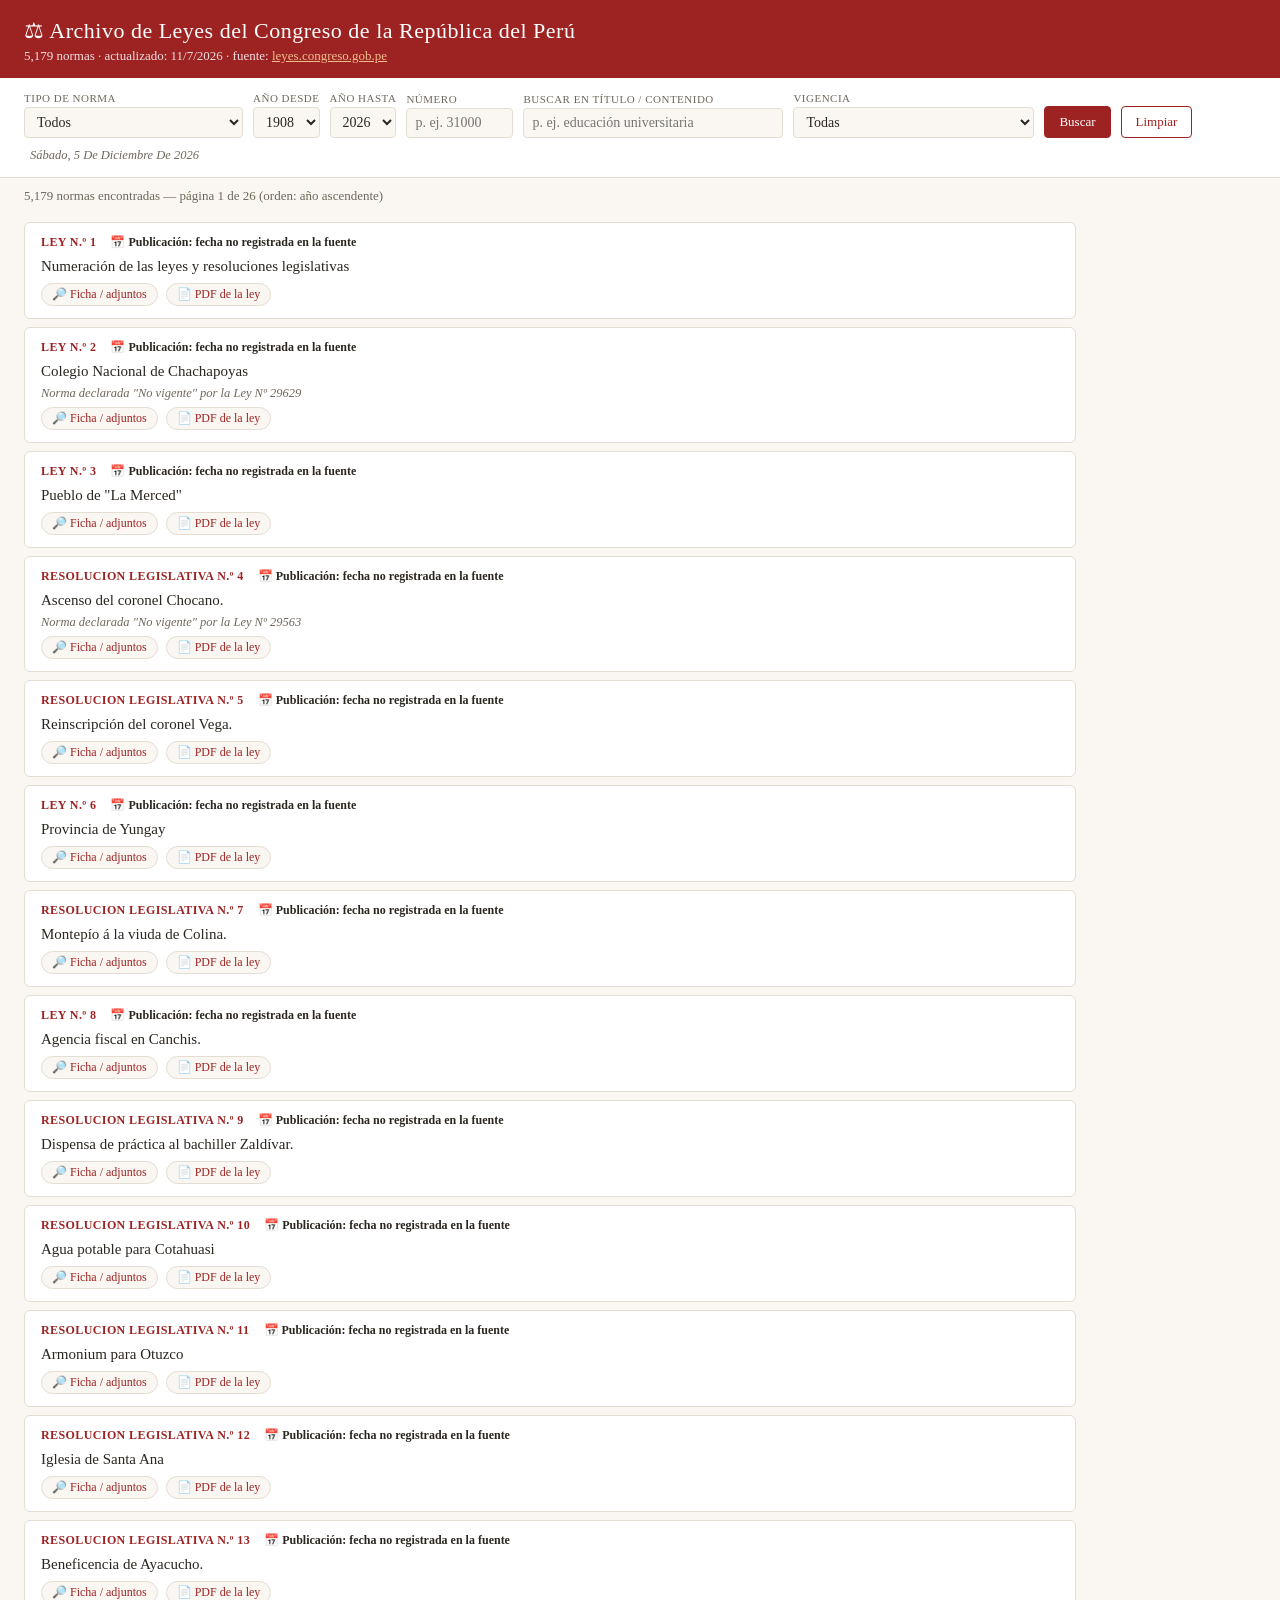
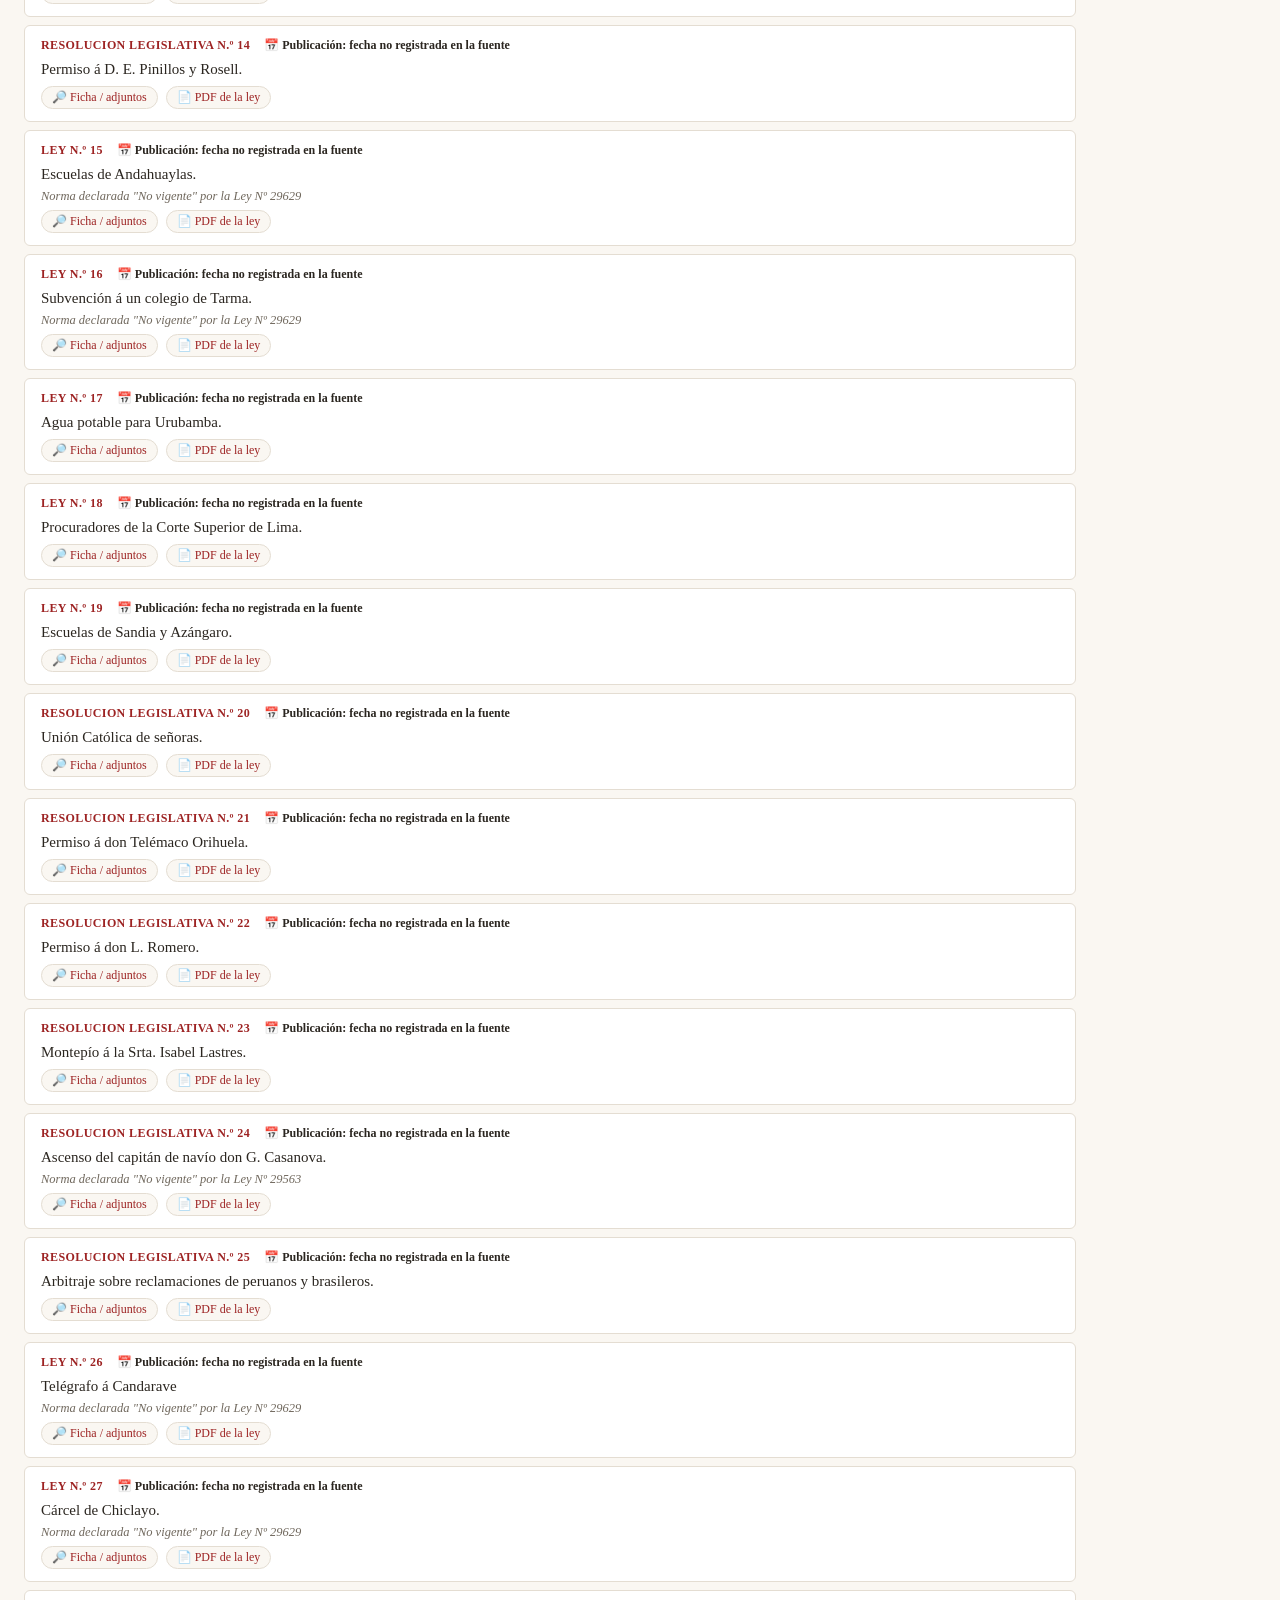
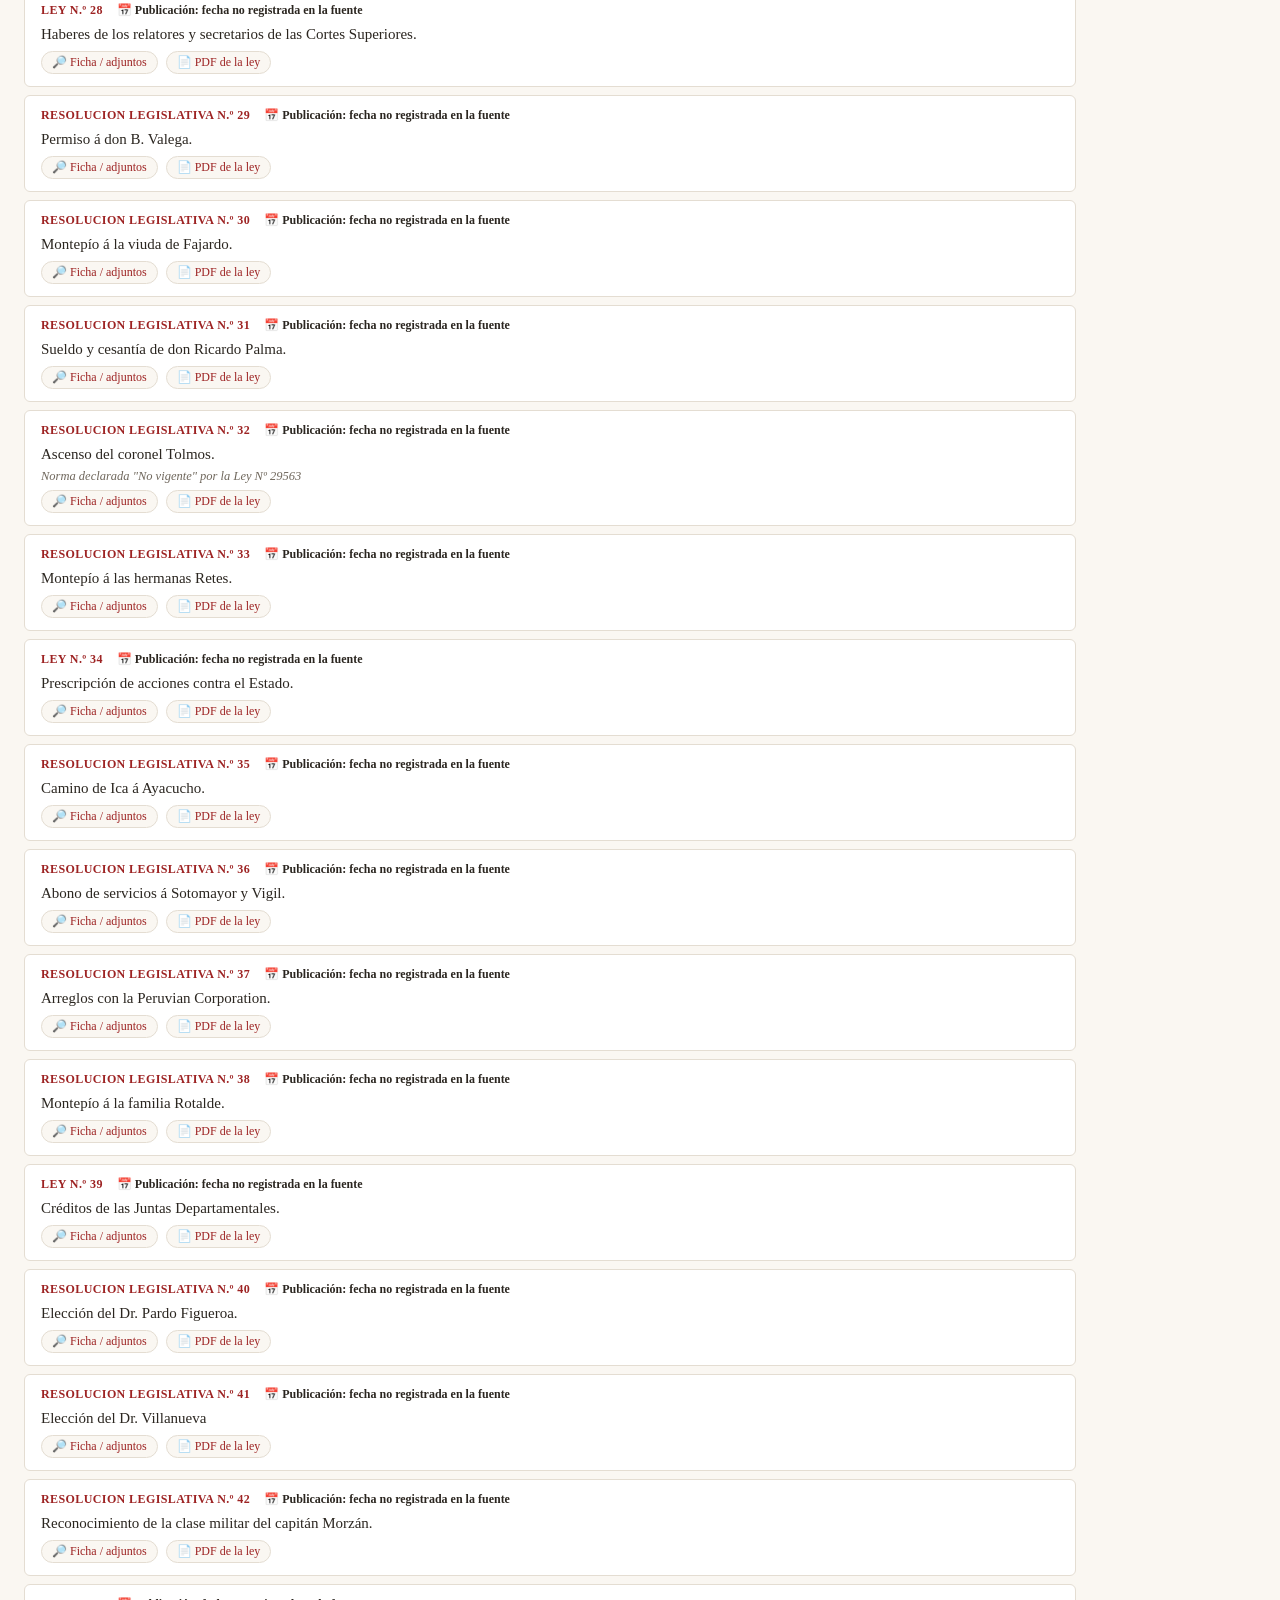
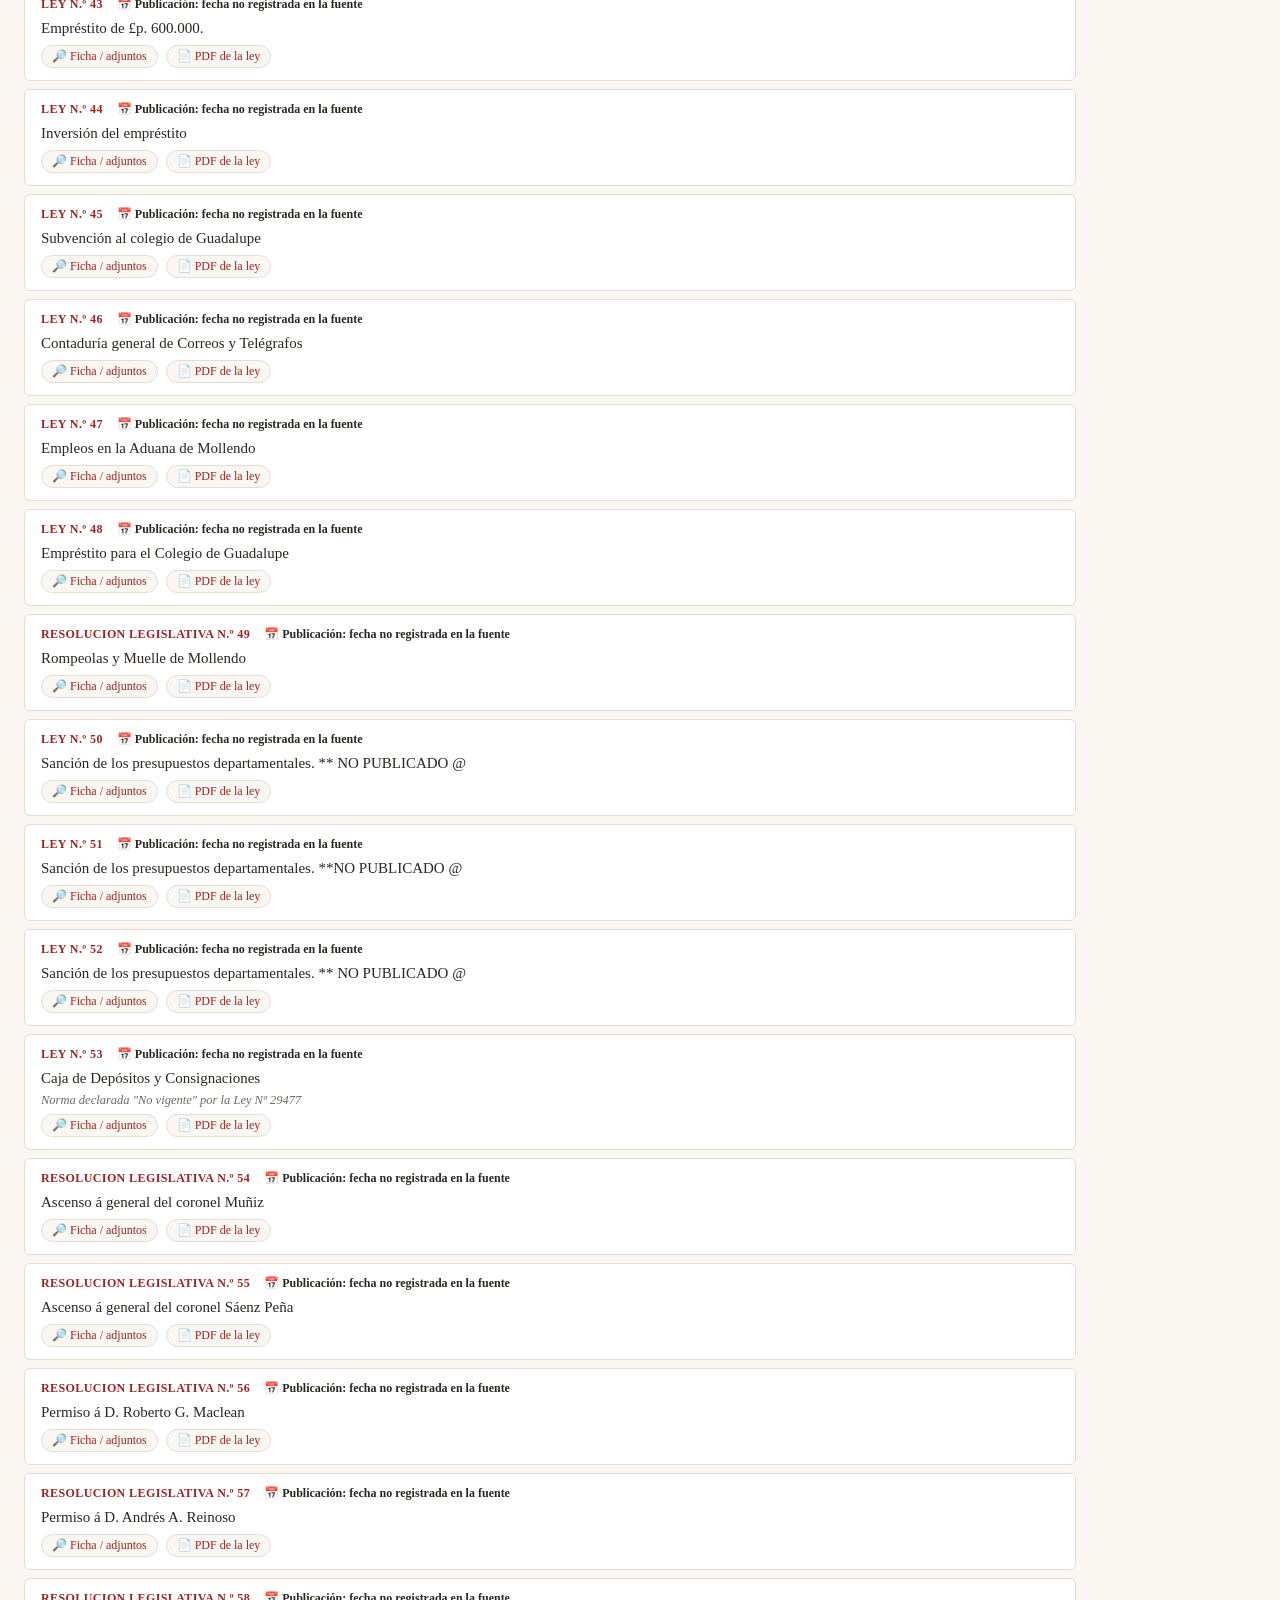
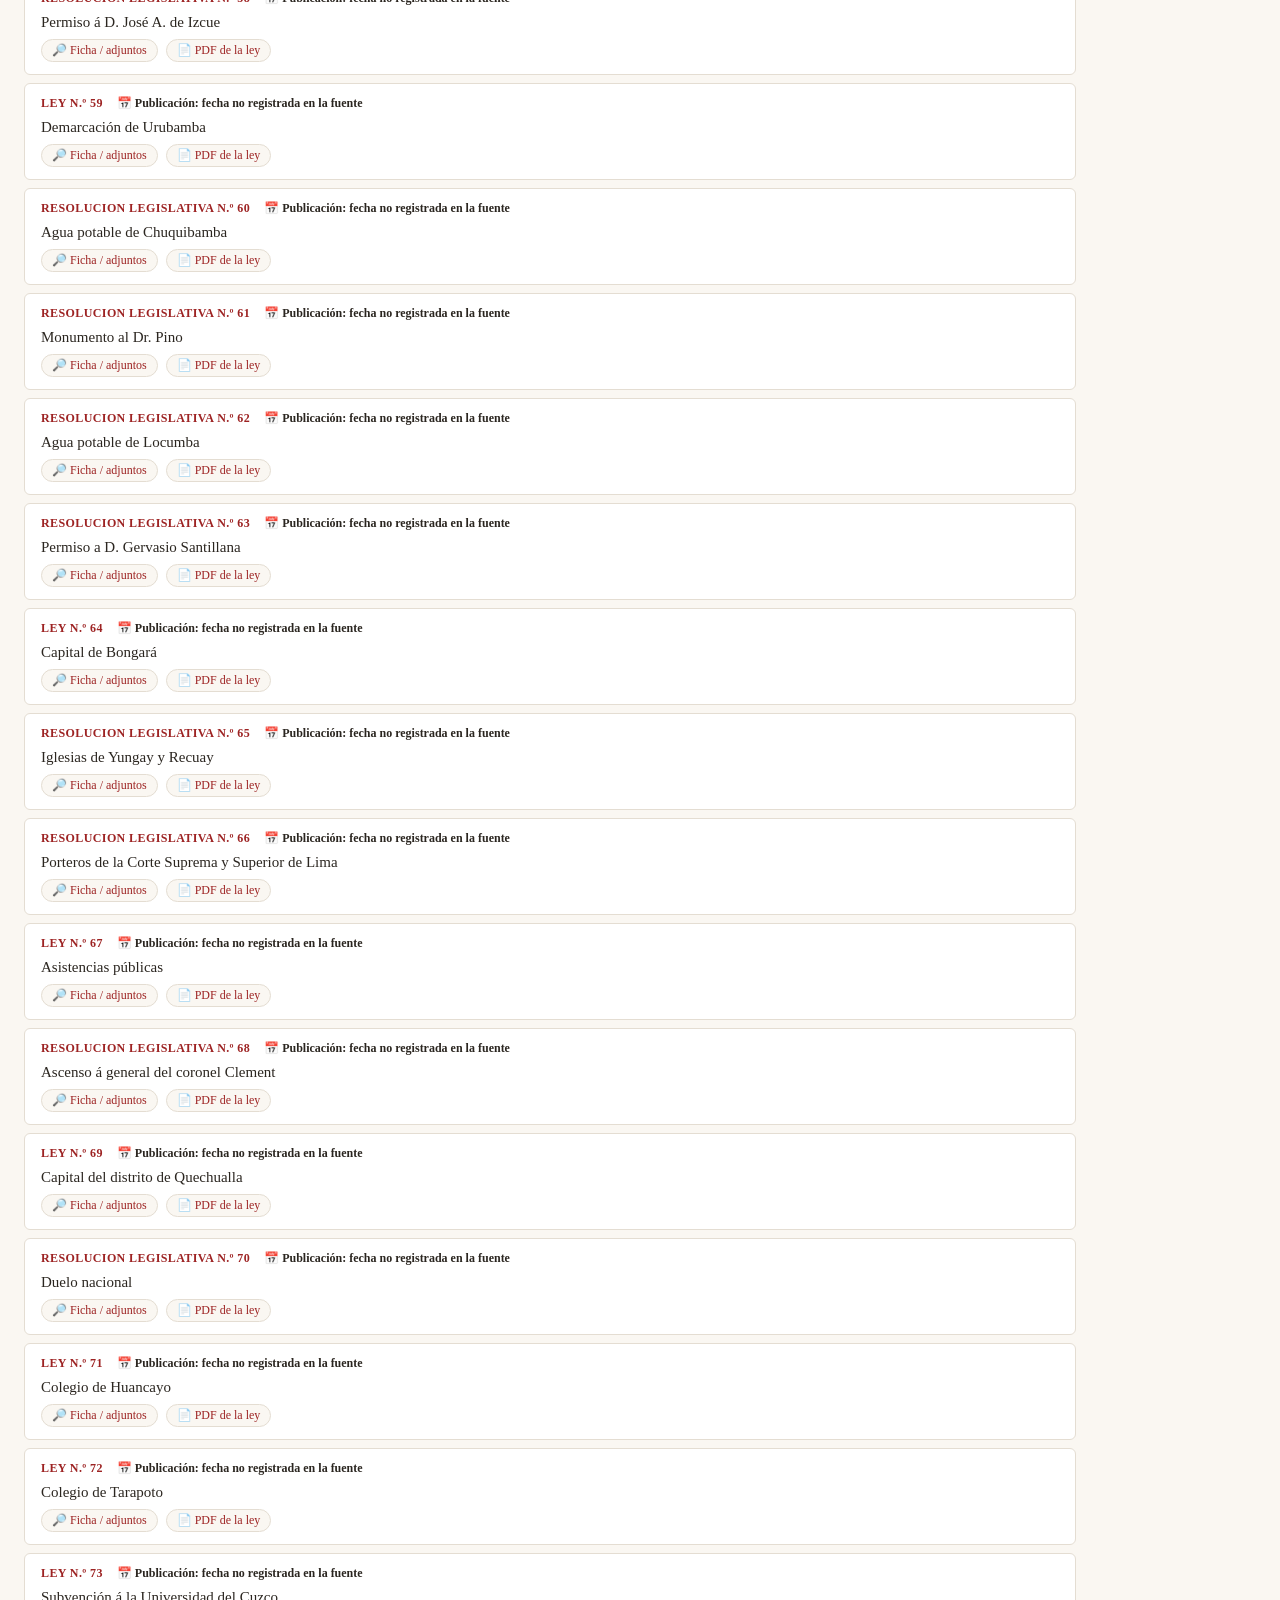
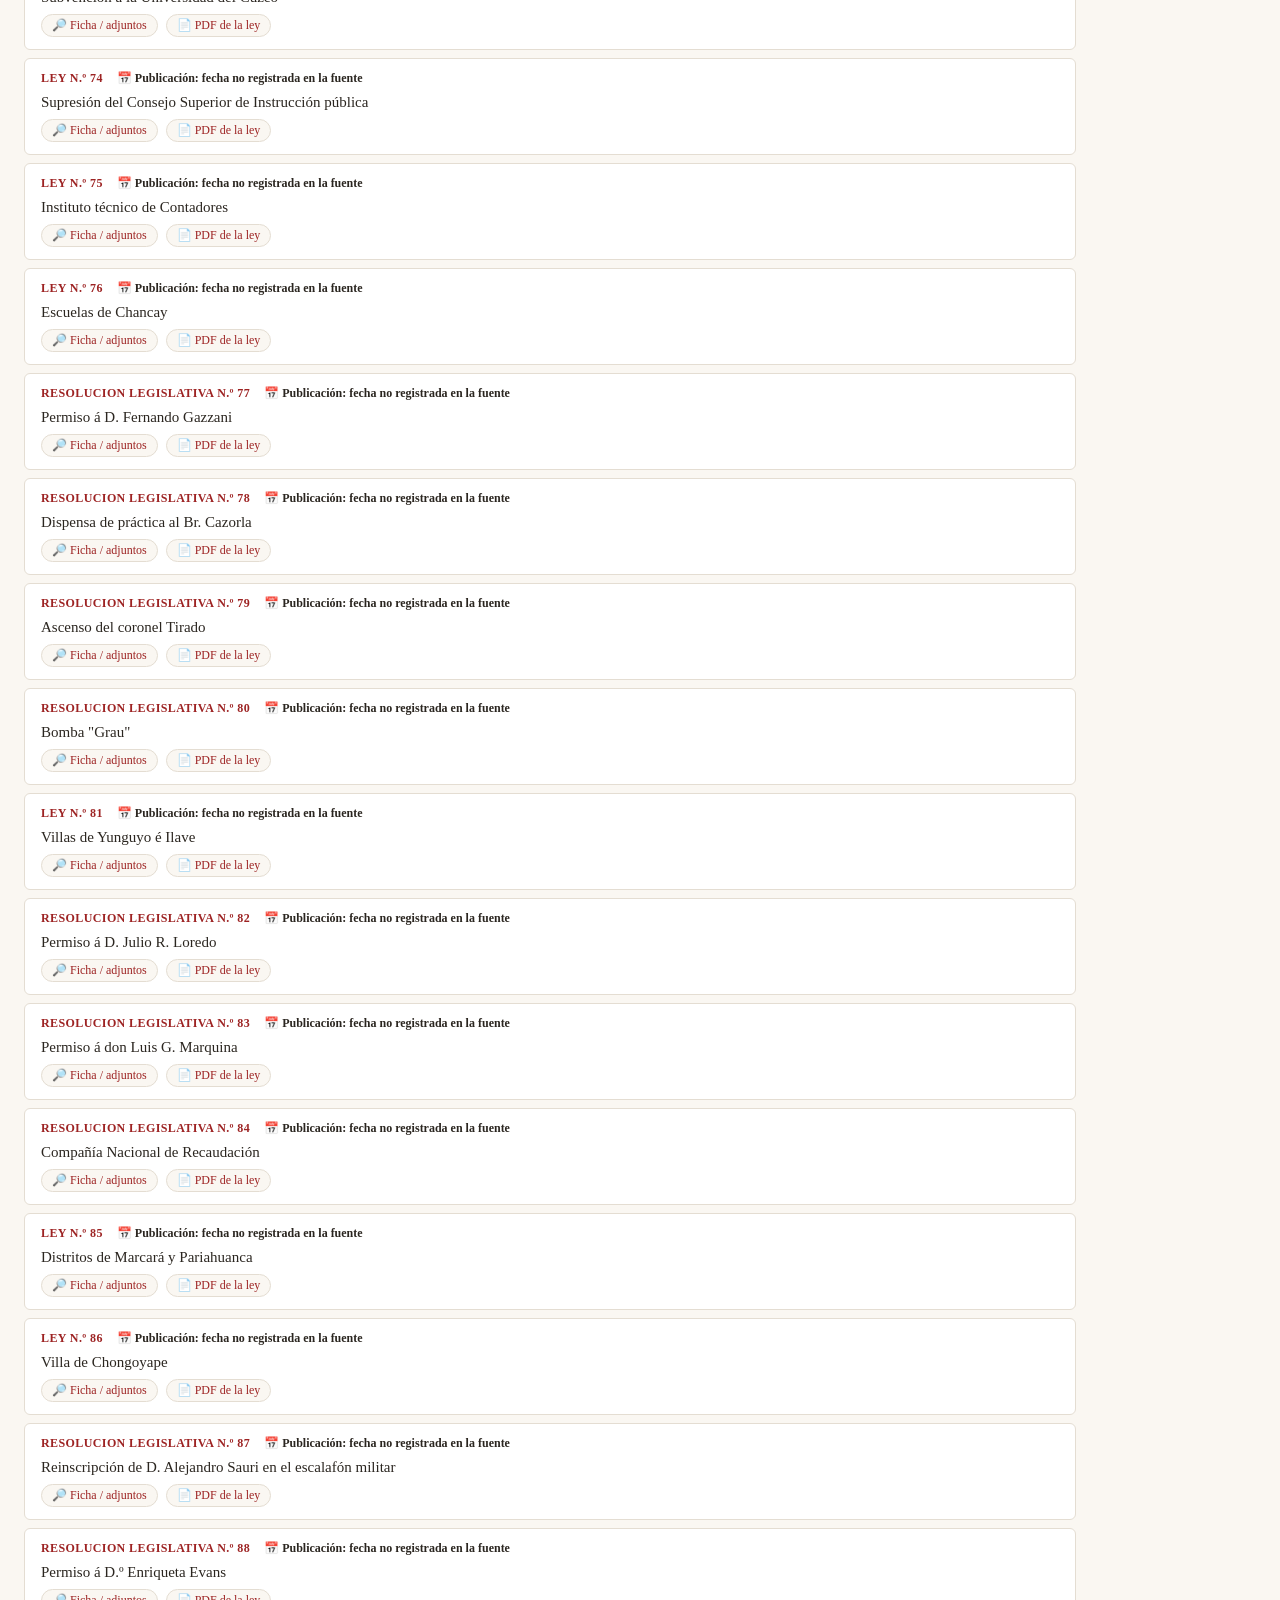
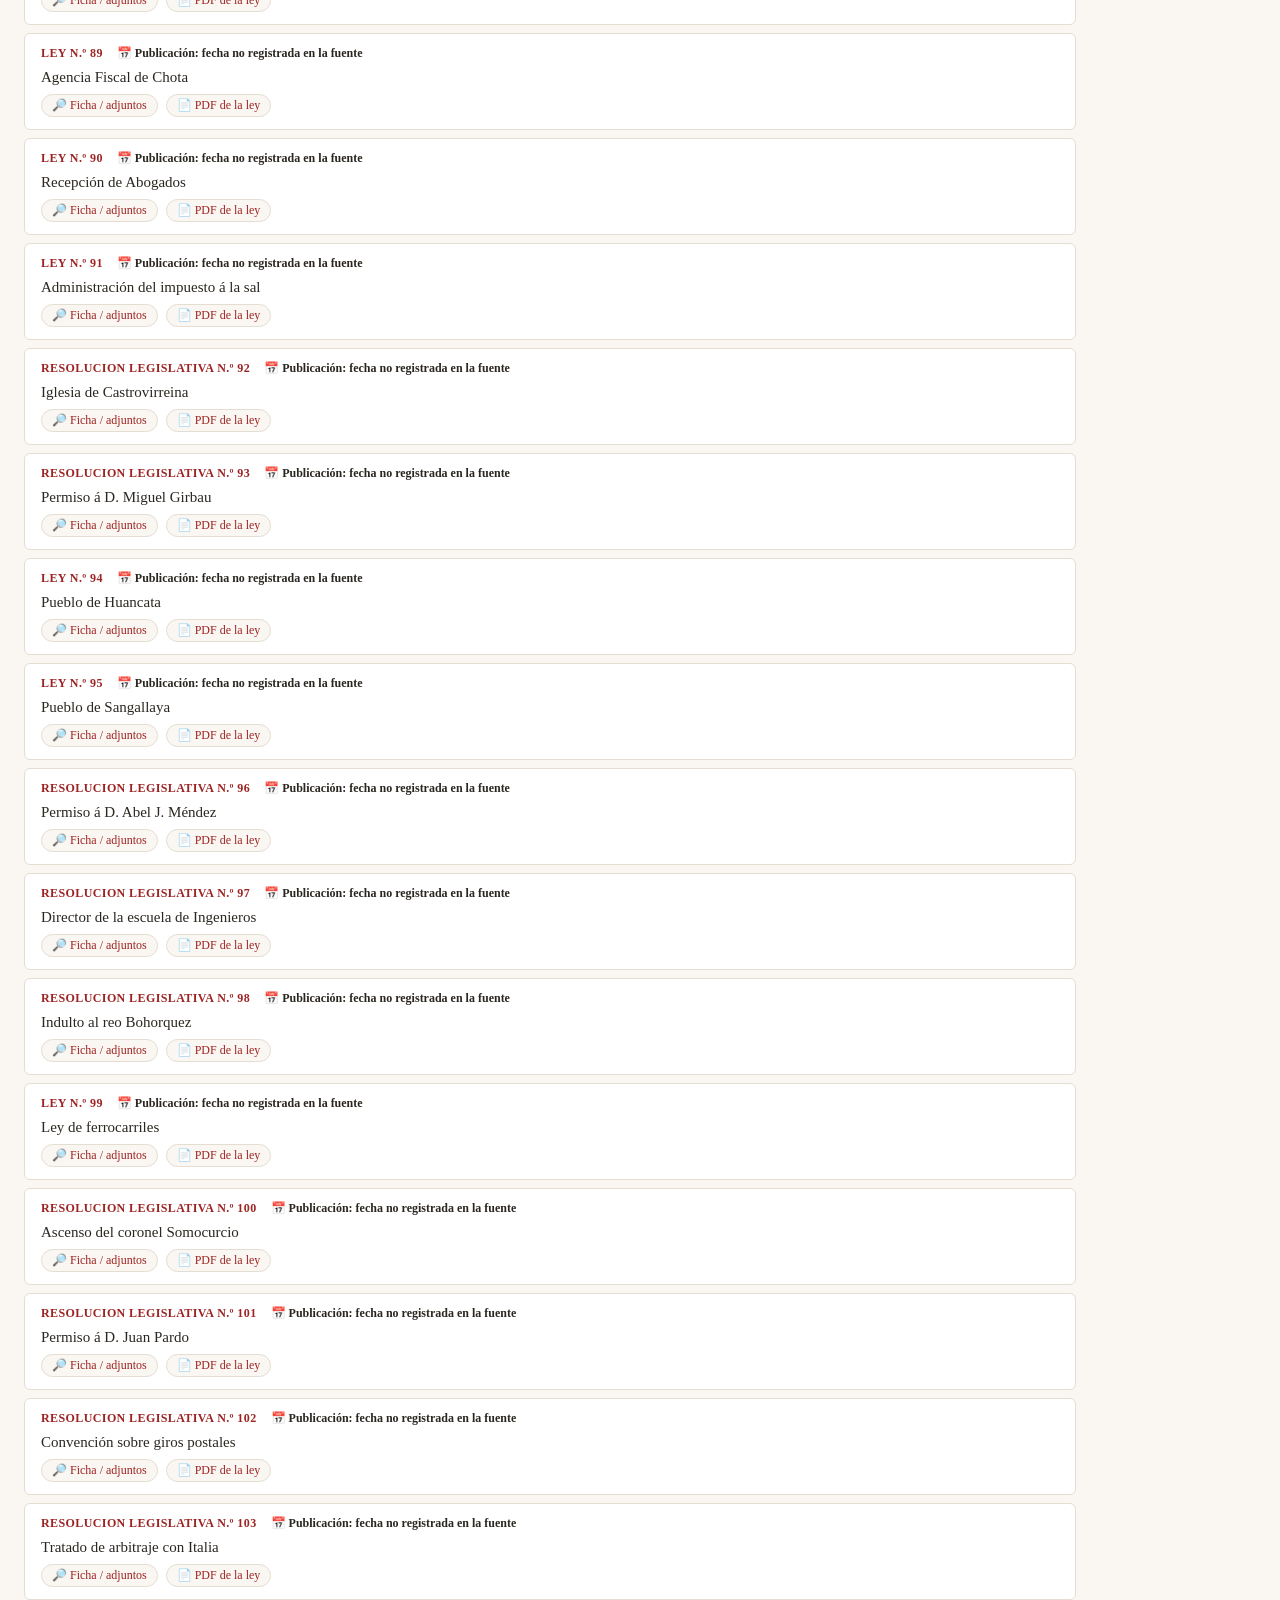
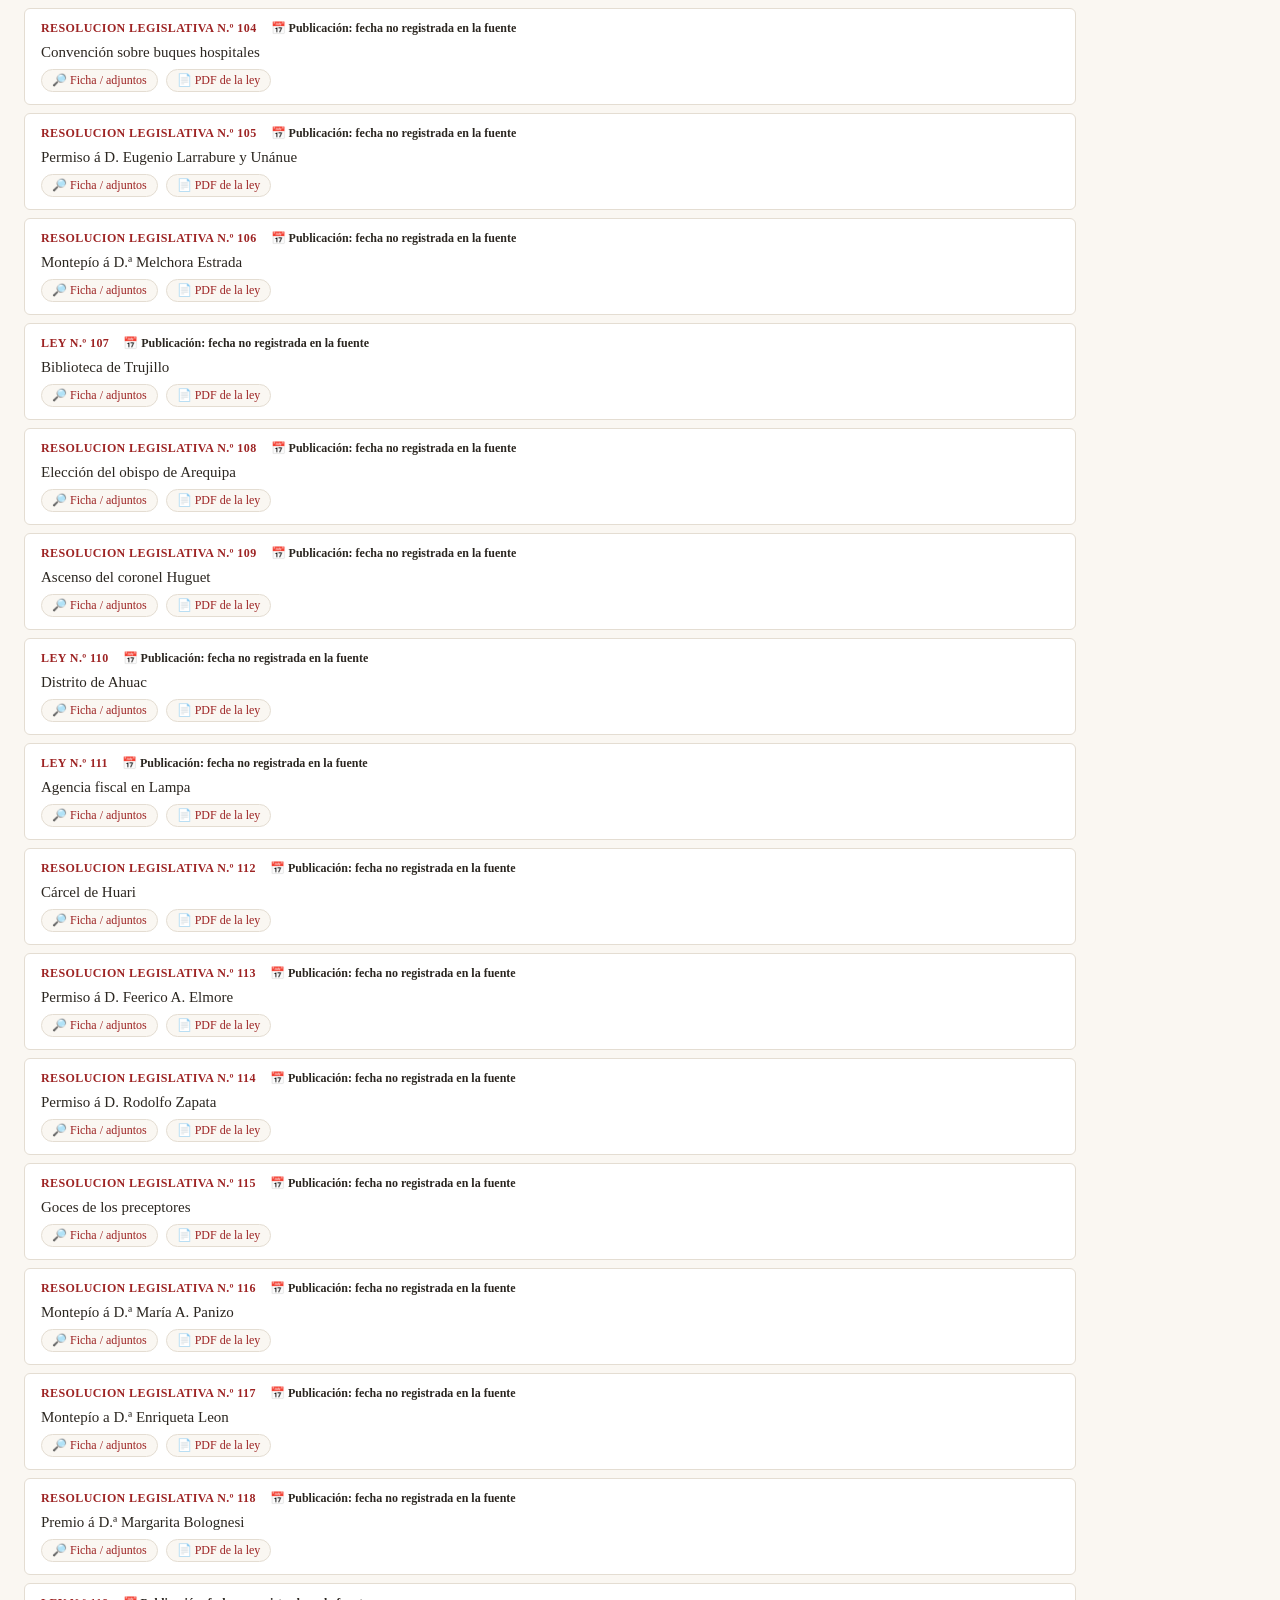
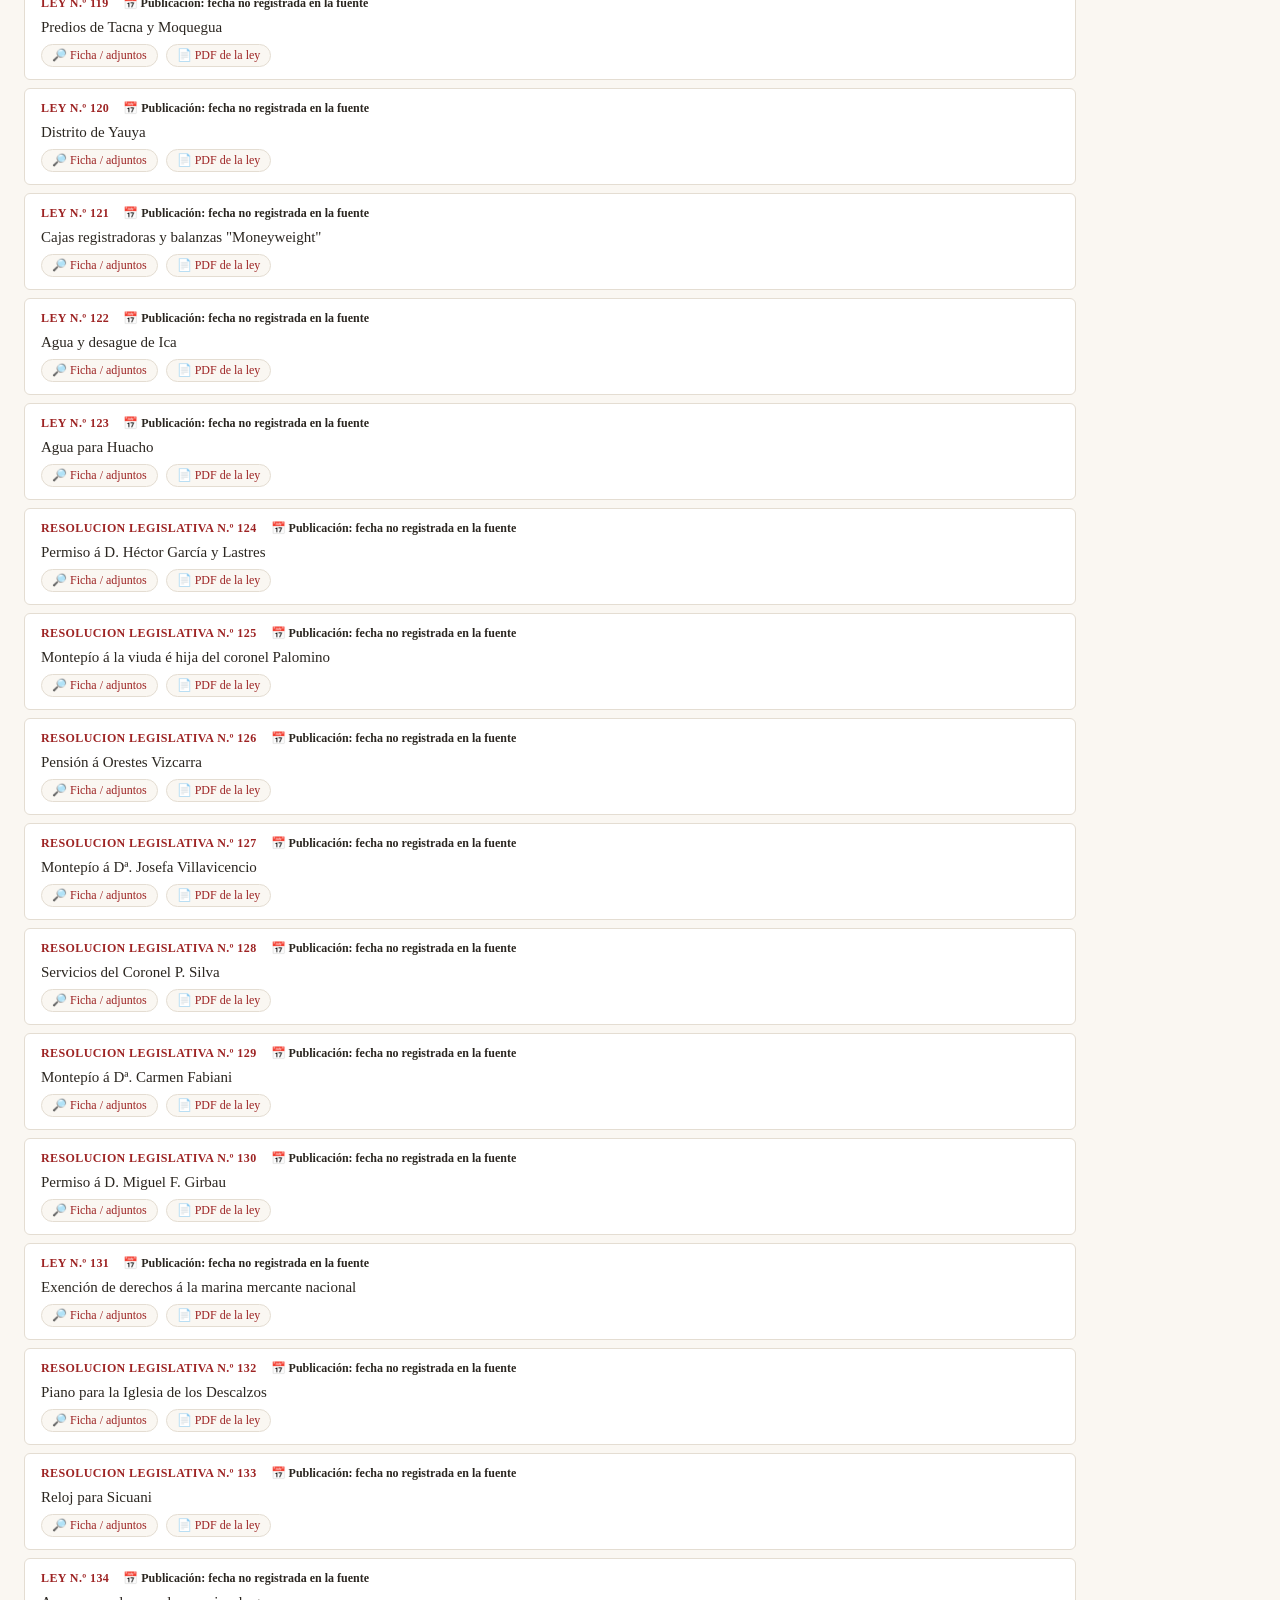
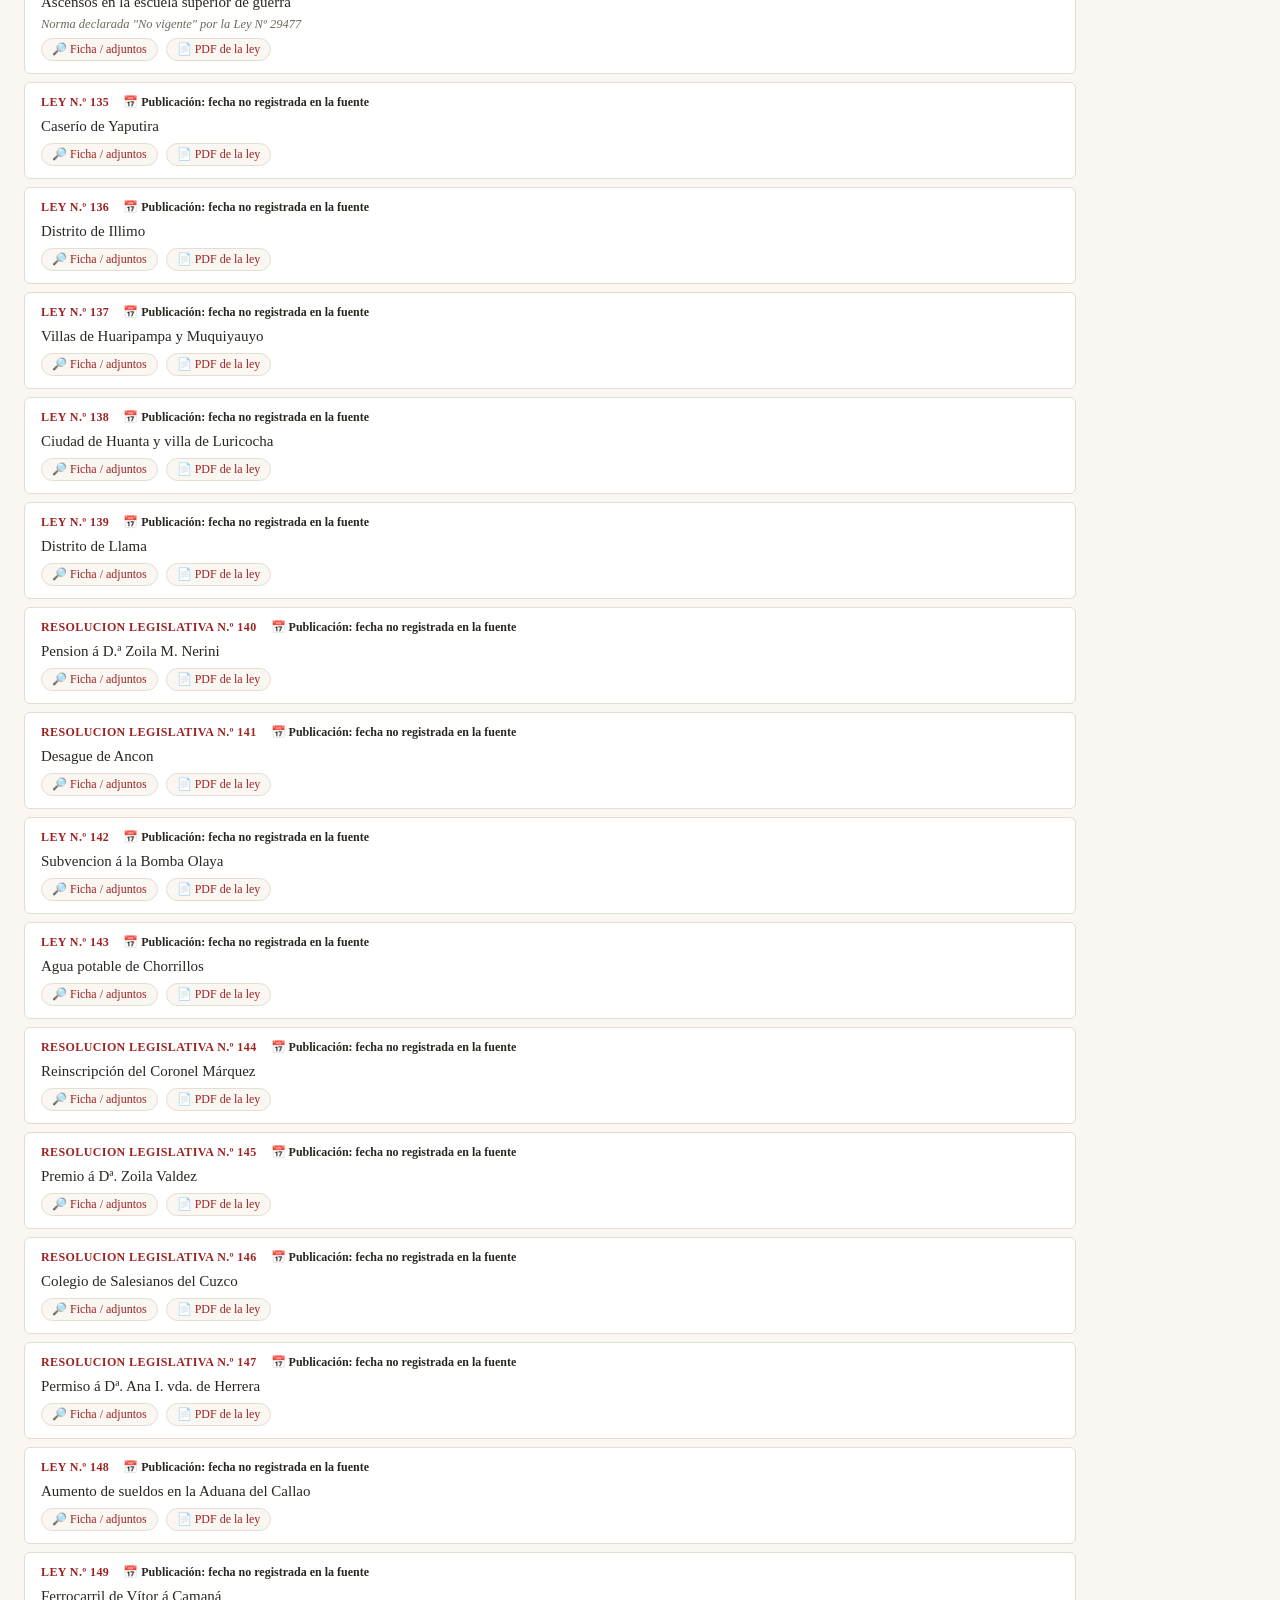
<file: app/index.html>
<!DOCTYPE html>
<html lang="es">
<head>
<meta charset="utf-8">
<meta name="viewport" content="width=device-width, initial-scale=1">
<title>Leyes del Congreso de la República del Perú</title>
<link rel="stylesheet" href="styles.css">
</head>
<body>
<header>
  <h1>⚖ Archivo de Leyes del Congreso de la República del Perú</h1>
  <p>
    <span id="total">…</span> normas · actualizado: <span id="actualizado">…</span> ·
    fuente: <a href="https://www.leyes.congreso.gob.pe/" target="_blank" rel="noopener">leyes.congreso.gob.pe</a>
  </p>
</header>

<div id="filtros">
  <label>Tipo de norma
    <select id="f-tipo"><option value="">Todos</option></select>
  </label>
  <label>Año desde
    <select id="f-desde"><option value=""></option></select>
  </label>
  <label>Año hasta
    <select id="f-hasta"><option value=""></option></select>
  </label>
  <label>Número
    <input id="f-numero" type="text" placeholder="p. ej. 31000" size="10">
  </label>
  <label>Buscar en título / contenido
    <input id="f-texto" type="search" placeholder="p. ej. educación universitaria">
  </label>
  <label>Vigencia
    <select id="f-vigencia">
      <option value="">Todas</option>
      <option value="1">Sin observaciones</option>
      <option value="0">Con observaciones (derogadas, etc.)</option>
    </select>
  </label>
  <button id="btn-buscar">Buscar</button>
  <button id="btn-limpiar" class="sec">Limpiar</button>
  <span id="fecha-hoy" class="fecha-hoy"></span>
</div>

<div id="resumen"></div>
<div id="lista"><p id="aviso">Cargando base de datos…</p></div>
<div id="paginacion">
  <button id="pag-ant">← Anterior</button>
  <span id="pag-info"></span>
  <button id="pag-sig">Siguiente →</button>
</div>

<script src="app.js"></script>
</body>
</html>
</file>
<file: app/styles.css>
:root {
  --rojo: #9d2323;
  --crema: #faf7f2;
  --tinta: #2b2620;
  --gris: #6f675c;
  --linea: #e4ddd2;
  --acento: #b98a2f;
}
* { box-sizing: border-box; }
body {
  margin: 0;
  font-family: Georgia, 'Times New Roman', serif;
  background: var(--crema);
  color: var(--tinta);
}
header {
  background: var(--rojo);
  color: #fff;
  padding: 18px 24px 14px;
}
header h1 { margin: 0; font-size: 22px; font-weight: normal; letter-spacing: 0.5px; }
header p { margin: 4px 0 0; font-size: 13px; opacity: 0.85; }
header a { color: #ffd9a0; }
#filtros {
  display: flex;
  flex-wrap: wrap;
  gap: 10px;
  padding: 14px 24px;
  background: #fff;
  border-bottom: 1px solid var(--linea);
  align-items: end;
  position: sticky;
  top: 0;
  z-index: 5;
}
#filtros label {
  display: flex;
  flex-direction: column;
  font-size: 11px;
  color: var(--gris);
  text-transform: uppercase;
  letter-spacing: 0.5px;
  gap: 3px;
}
#filtros input, #filtros select {
  font: 14px Georgia, serif;
  padding: 6px 8px;
  border: 1px solid var(--linea);
  border-radius: 4px;
  background: var(--crema);
  color: var(--tinta);
}
#filtros input[type="search"] { min-width: 260px; }
#filtros button {
  font: 13px Georgia, serif;
  padding: 7px 14px;
  border: 1px solid var(--rojo);
  border-radius: 4px;
  background: var(--rojo);
  color: #fff;
  cursor: pointer;
}
#filtros button.sec { background: transparent; color: var(--rojo); }
#resumen { padding: 10px 24px; font-size: 13px; color: var(--gris); }
#lista { padding: 0 24px 40px; max-width: 1100px; }
.anio-sep {
  font-size: 26px;
  color: var(--rojo);
  border-bottom: 2px solid var(--rojo);
  margin: 28px 0 10px;
  padding-bottom: 2px;
}
.norma {
  background: #fff;
  border: 1px solid var(--linea);
  border-radius: 6px;
  padding: 12px 16px;
  margin: 8px 0;
}
.norma .meta { font-size: 12px; color: var(--gris); display: flex; gap: 14px; flex-wrap: wrap; }
.norma .meta .tipo { color: var(--rojo); font-weight: bold; letter-spacing: 0.4px; }
.norma .meta .no-vigente { color: #b04a00; font-weight: bold; }
.norma h3 { margin: 6px 0 4px; font-size: 15px; font-weight: normal; line-height: 1.4; }
.norma .obs { font-size: 12.5px; color: var(--gris); font-style: italic; margin: 2px 0 6px; }
.norma .adjuntos { display: flex; gap: 8px; flex-wrap: wrap; margin-top: 6px; }
.norma .adjuntos a {
  font-size: 12px;
  text-decoration: none;
  color: var(--rojo);
  border: 1px solid var(--linea);
  border-radius: 12px;
  padding: 3px 10px;
  background: var(--crema);
}
.norma .adjuntos a:hover { background: var(--rojo); color: #fff; }
#paginacion { display: flex; gap: 8px; padding: 16px 24px 50px; align-items: center; }
#paginacion button {
  font: 13px Georgia, serif; padding: 6px 12px; border: 1px solid var(--linea);
  background: #fff; border-radius: 4px; cursor: pointer;
}
#paginacion button:disabled { opacity: 0.4; cursor: default; }
#aviso { padding: 30px 24px; font-size: 15px; }

.fecha-hoy { font-size: 12.5px; color: var(--gris); font-style: italic; align-self: center; padding-left: 6px; text-transform: capitalize; }
.norma .meta .fecha-pub { color: var(--tinta); font-weight: bold; }
</file>
